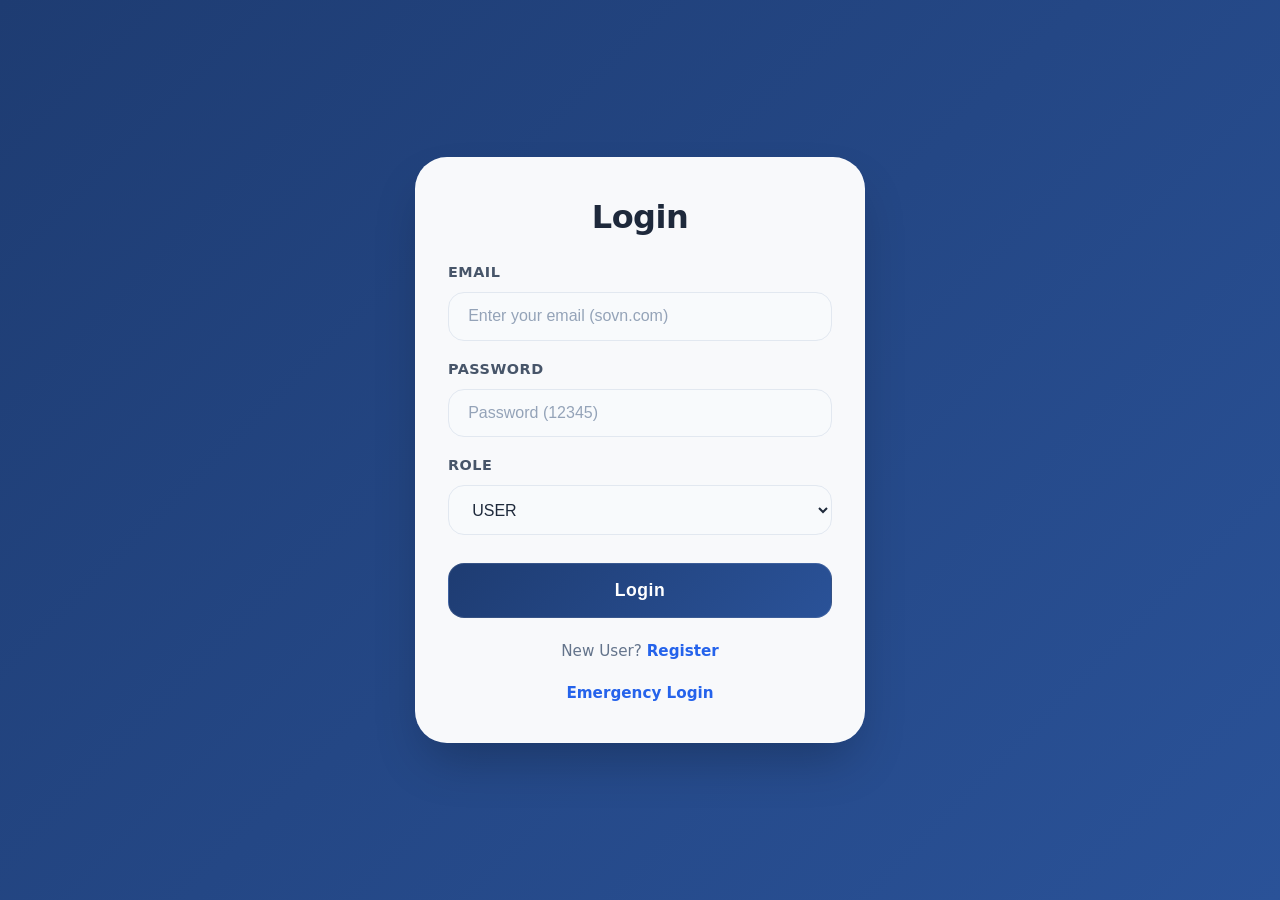
<file: login.html>
<!DOCTYPE html>
<html lang="en">
<head>
    <meta charset="UTF-8">
    <meta name="viewport" content="width=device-width, initial-scale=1.0">
    <title>Login</title>
    <link rel="stylesheet" href="login.css">
</head>
<body>

    <!-- LOGIN SECTION -->
    <div class="login-section card">
        <h1>Login</h1>
        <form>
            <label for="login-email">Email</label>
            <input type="email" id="login-email" placeholder="Enter your email (sovn.com)">

            <label for="login-password">Password</label>
            <input type="password" id="login-password" placeholder="Password (12345)">

            <label for="login-role">Role</label>
            <select id="login-role">
                <option value="user">USER</option>
                <option value="staff">STAFF</option>
            </select>

            <button type="submit" onclick="handleLogin()">Login</button>
        </form>

        <p>New User? <a href="#" class="go-register">Register</a></p>
        <p><a href="#" class="go-emergency">Emergency Login</a></p>
    </div>


    <!-- REGISTER SECTION -->
    <div class="register-section card">
        <h1>Register</h1>
        <form>
            <label for="register-name">Name</label>
            <input type="text" id="register-name" placeholder="Enter your name">

            <label for="register-email">Email</label>
            <input type="email" id="register-email" placeholder="Enter your email">

            <label for="register-password">Password</label>
            <input type="password" id="register-password" placeholder="Password">

            <label for="register-confirm">Confirm Password</label>
            <input type="password" id="register-confirm" placeholder="Confirm password">

            <label for="register-role">Role</label>
            <select id="register-role">
                <option value="user">USER</option>
                <option value="staff">STAFF</option>
            </select>

            <button type="submit" onclick="handleRegister()">Register</button>
        </form>

        <p>Already have an account? <a href="#" class="go-login">Login</a></p>
    </div>


    <!-- EMERGENCY SECTION -->
    <div class="emergency-section card">
        <h1>Emergency Login</h1>

        <form>
            <label for="room-number">Room Number</label>
            <input type="text" id="room-number" placeholder="Enter room number">

            <button type="submit">Enter</button>
        </form>

        <p><a href="#" class="go-login">Back to Login</a></p>
    </div>
    <script src="login.js"></script>
</body>
</html>
</file>
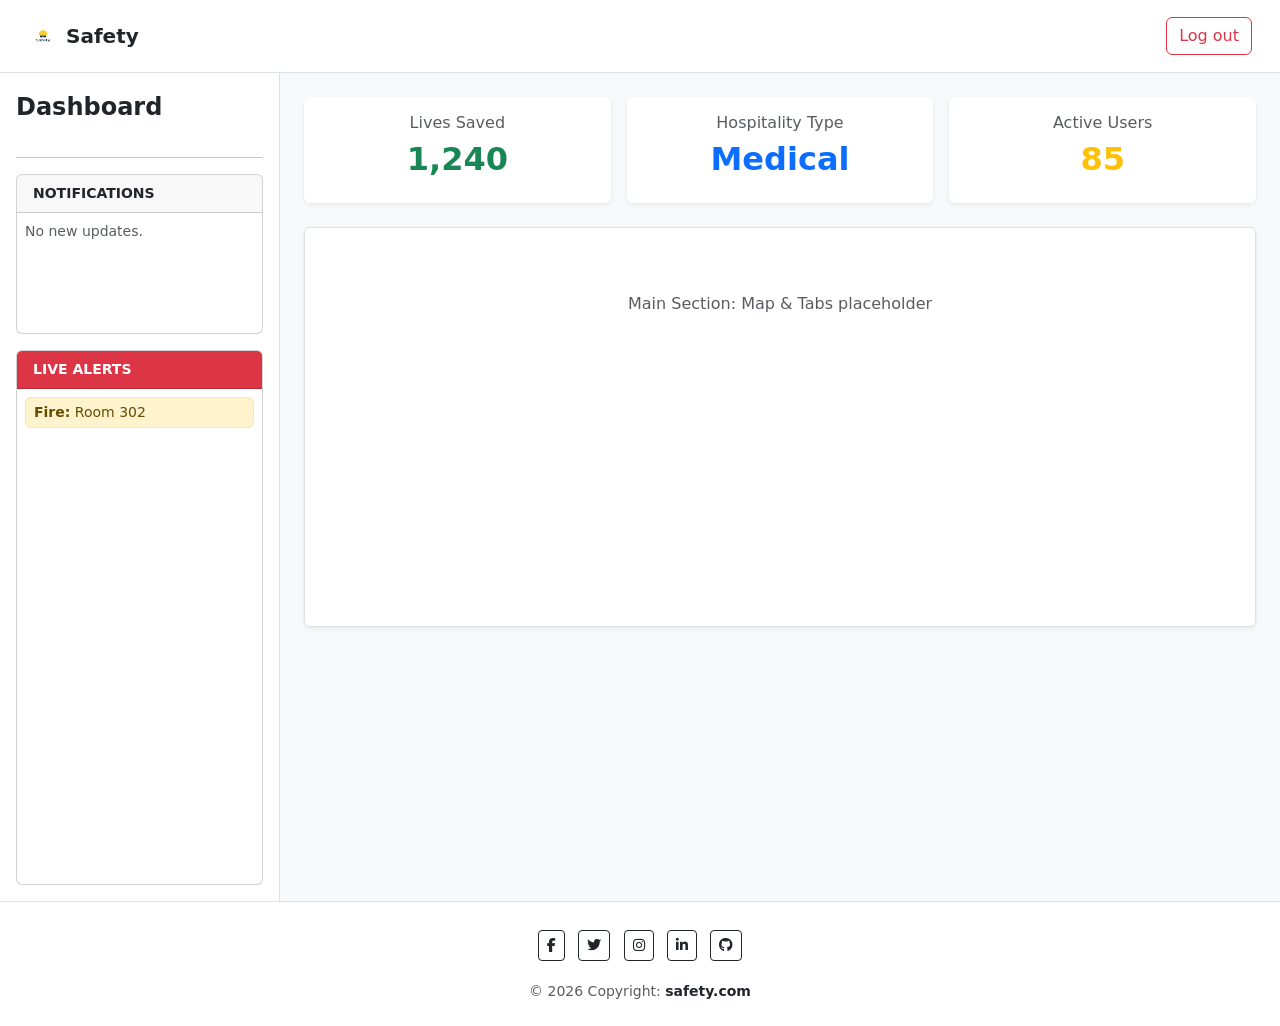
<file: staff.html>
<!DOCTYPE html>
<html lang="en">
<head>
    <meta charset="UTF-8">
    <meta name="viewport" content="width=device-width, initial-scale=1.0">
    <title>Staff Dashboard - Safety</title>
    
    <link rel="stylesheet" href="https://cdnjs.cloudflare.com/ajax/libs/font-awesome/6.5.1/css/all.min.css">
    <link href="https://cdn.jsdelivr.net/npm/bootstrap@5.3.3/dist/css/bootstrap.min.css" rel="stylesheet">

    <style>
        /* 1. Reset and Sticky Footer Logic */
        html, body {
            height: 100%;
            margin: 0;
        }

        body {
            display: flex;
            flex-direction: column;
            background-color: #f8f9fa;
        }

        /* The wrapper grows to fill space, pushing footer down */
        .content-wrapper {
            flex: 1 0 auto;
            display: flex;
            flex-direction: row;
        }

        /* 2. Sidebar Desktop Styling */
        @media (min-width: 992px) {
            .sidebar-fixed {
                position: sticky;
                top: 72px; /* Navbar height */
                height: calc(100vh - 72px);
                width: 280px;
                min-width: 280px;
                overflow-y: auto;
                background-color: white;
            }
        }

        /* 3. Main Content Area */
        .main-content {
            flex: 1;
            min-width: 0; /* Prevents layout breaking on small screens */
        }

        footer {
            flex-shrink: 0; /* Prevents footer from squishing */
            background-color: white;
        }
    </style>
</head>
<body>

    <nav class="navbar navbar-expand-lg bg-white border-bottom p-3 sticky-top">
        <div class="container-fluid">
            <div class="d-flex align-items-center">
                <button class="btn btn-outline-dark me-3 d-lg-none" type="button" data-bs-toggle="offcanvas" data-bs-target="#mobileSidebar">
                    <i class="fas fa-bars"></i>
                </button>
                <a class="navbar-brand d-flex align-items-center" href="#">
                    <img src="assets/safety_2.png" alt="Logo" width="30" height="24" class="me-2">
                    <span class="fw-bold text-dark">Safety</span>
                </a>
            </div>
            <button type="button" class="btn btn-outline-danger">Log out</button>
        </div>
    </nav>

    <div class="content-wrapper">
        
        <aside class="sidebar-fixed border-end p-3 d-none d-lg-flex flex-column">
            <span class="fs-4 fw-bold mb-3">Dashboard</span>
            <hr>
            <div class="card mb-3">
                <div class="card-header fw-bold small">NOTIFICATIONS</div>
                <div class="card-body p-2" style="height: 120px; overflow-y: auto;">
                    <p class="text-muted small">No new updates.</p>
                </div>
            </div>
            <div class="card flex-grow-1">
                <div class="card-header bg-danger text-white fw-bold small">LIVE ALERTS</div>
                <div class="card-body p-2" style="overflow-y: auto;">
                    <div class="alert alert-warning py-1 px-2 mb-2 small">
                        <strong>Fire:</strong> Room 302
                    </div>
                </div>
            </div>
        </aside>

        <div class="offcanvas offcanvas-start" tabindex="-1" id="mobileSidebar">
            <div class="offcanvas-header border-bottom">
                <h5 class="offcanvas-title fw-bold">Menu</h5>
                <button type="button" class="btn-close" data-bs-dismiss="offcanvas"></button>
            </div>
            <div class="offcanvas-body">
                <span class="fs-4 fw-bold">Dashboard</span>
                <hr>
                <div class="card mb-3">
                    <div class="card-header fw-bold small">NOTIFICATIONS</div>
                    <div class="card-body p-2"><p class="text-muted small">No new updates.</p></div>
                </div>
                <div class="card">
                    <div class="card-header bg-danger text-white fw-bold small">LIVE ALERTS</div>
                    <div class="card-body p-2">
                        <div class="alert alert-warning py-1 px-2 small"><strong>Fire:</strong> Room 302</div>
                    </div>
                </div>
            </div>
        </div>

        <main class="main-content p-3 p-md-4">
            
            <div class="row g-3 mb-4">
                <div class="col-12 col-md-4">
                    <div class="card text-center p-3 shadow-sm border-0">
                        <h6 class="text-muted">Lives Saved</h6>
                        <h2 class="text-success fw-bold">1,240</h2>
                    </div>
                </div>
                <div class="col-12 col-md-4">
                    <div class="card text-center p-3 shadow-sm border-0">
                        <h6 class="text-muted">Hospitality Type</h6>
                        <h2 class="text-primary fw-bold">Medical</h2>
                    </div>
                </div>
                <div class="col-12 col-md-4">
                    <div class="card text-center p-3 shadow-sm border-0">
                        <h6 class="text-muted">Active Users</h6>
                        <h2 class="text-warning fw-bold">85</h2>
                    </div>
                </div>
            </div>

            <div class="bg-white border rounded p-3 shadow-sm" style="min-height: 400px;">
                <p class="text-muted text-center mt-5">Main Section: Map & Tabs placeholder</p>
                </div>
        </main>
    </div>

    <footer class="border-top text-center p-4">
        <div class="container">
            <section class="mb-3">
                <a class="btn btn-outline-dark btn-sm m-1" href="#!"><i class="fab fa-facebook-f"></i></a>
                <a class="btn btn-outline-dark btn-sm m-1" href="#!"><i class="fab fa-twitter"></i></a>
                <a class="btn btn-outline-dark btn-sm m-1" href="#!"><i class="fab fa-instagram"></i></a>
                <a class="btn btn-outline-dark btn-sm m-1" href="#!"><i class="fab fa-linkedin-in"></i></a>
                <a class="btn btn-outline-dark btn-sm m-1" href="#!"><i class="fab fa-github"></i></a>
            </section>
            <div class="text-muted small">
                © 2026 Copyright: <a class="text-decoration-none text-dark fw-bold" href="#">safety.com</a>
            </div>
        </div>
    </footer>

    <script src="https://cdn.jsdelivr.net/npm/bootstrap@5.3.3/dist/js/bootstrap.bundle.min.js"></script>
</body>
</html>
</file>
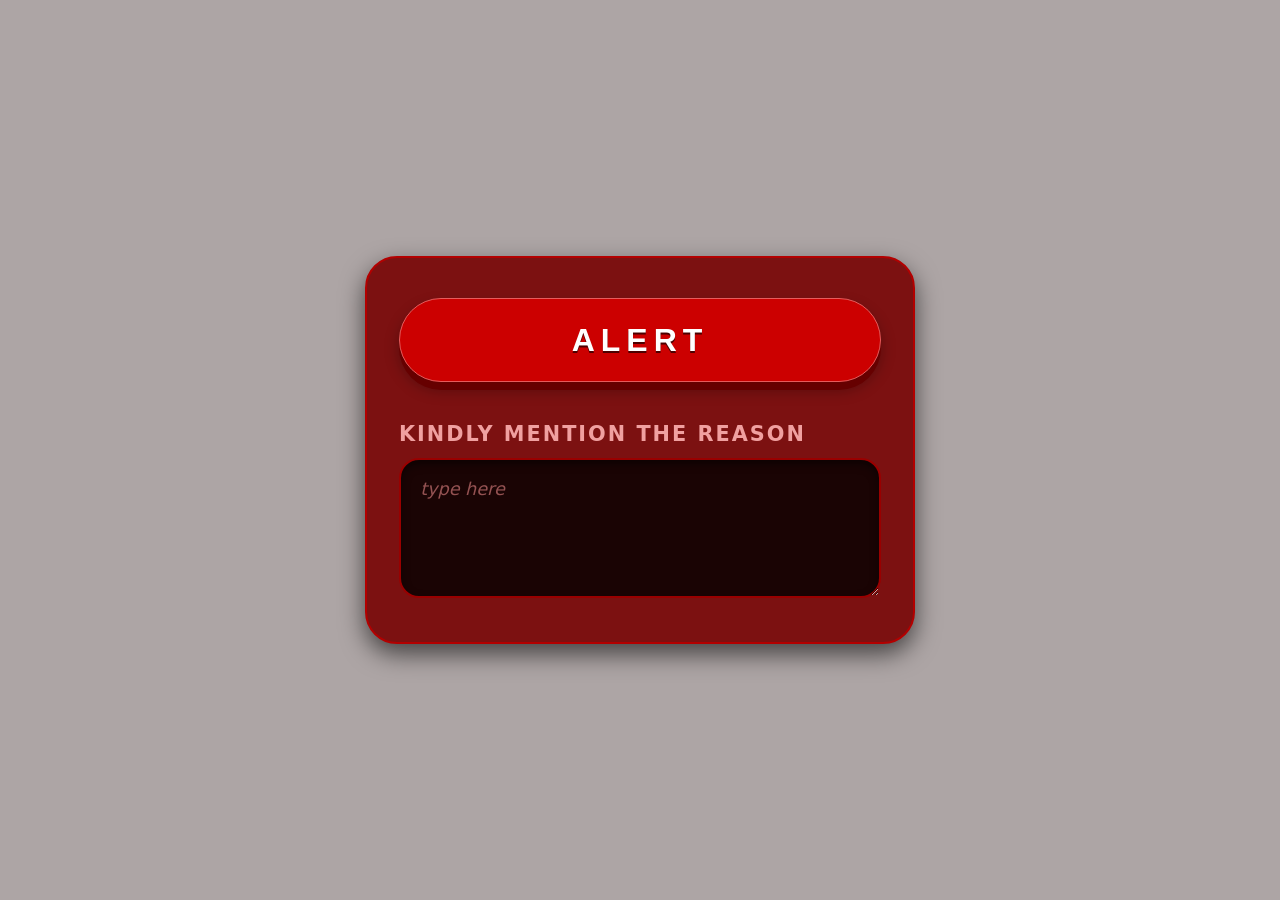
<file: user.html>
<!DOCTYPE html>
<html lang="en">
<head>
    <meta charset="UTF-8">
    <meta name="viewport" content="width=device-width, initial-scale=1.0">
    <title>user</title>
    <link rel="stylesheet" href="user.css">
    <!-- <link rel="stylesheet" href="style.css"> -->
</head>
<body>
    <div class="container">
        <div>
            <button type="submit" class="button alert-btn" id="alert-btn">
                alert
            </button>
        </div>

        <div class="reason">
            <label for="reason">Kindly mention the reason</label>
            <textarea name="" id="reason" placeholder="type here"></textarea>
        </div>
    </div>

    <script src="user.js"></script>
</body>
</html>
</file>
<file: login.css>
/* style.css */
* {
    margin: 0;
    padding: 0;
    box-sizing: border-box;
}

body {
    font-family: 'Segoe UI', Roboto, system-ui, sans-serif;
    background: linear-gradient(135deg, #1e3c72 0%, #2a5298 100%);
    min-height: 100vh;
    display: flex;
    flex-direction: column;
    align-items: center;
    justify-content: center;
    padding: 1.5rem;
}
/* Hide register and emergency sections initially */
.register-section,
.emergency-section {
    display: none;
}
/* Card styling for all three sections */
.card {
    background: rgba(255, 255, 255, 0.97);
    backdrop-filter: blur(8px);
    border-radius: 2rem;
    box-shadow: 0 25px 50px -12px rgba(0, 0, 0, 0.25);
    padding: 2.5rem 2rem;
    width: 100%;
    max-width: 450px;
    margin: 1rem auto;
    transition: transform 0.2s ease;
    border: 1px solid rgba(255, 255, 255, 0.2);
}

/* Optional: Hover effect for desktop */


/* Headings */
.card h1 {
    font-size: 2rem;
    font-weight: 700;
    color: #1e293b;
    text-align: center;
    margin-bottom: 1.75rem;
    letter-spacing: -0.5px;
}

/* Form elements */
form {
    display: flex;
    flex-direction: column;
    gap: 1.25rem;
}

label {
    font-weight: 600;
    font-size: 0.9rem;
    text-transform: uppercase;
    letter-spacing: 0.5px;
    color: #475569;
    margin-bottom: -0.5rem;
    display: block;
}

input, select {
    width: 100%;
    padding: 0.9rem 1.2rem;
    border: 1.5px solid #e2e8f0;
    border-radius: 1rem;
    font-size: 1rem;
    transition: all 0.2s;
    background: #f8fafc;
    color: #1e293b;
    outline: none;
}

input:focus, select:focus {
    border-color: #3b82f6;
    box-shadow: 0 0 0 4px rgba(59, 130, 246, 0.15);
    background: #ffffff;
}

input::placeholder {
    color: #94a3b8;
    font-weight: 300;
}

/* Button styling */
button {
    background: linear-gradient(135deg, #1e3c72 0%, #2a5298 100%);
    color: white;
    border: none;
    padding: 1rem;
    font-size: 1.1rem;
    font-weight: 600;
    border-radius: 1rem;
    cursor: pointer;
    transition: all 0.2s;
    margin-top: 0.5rem;
    letter-spacing: 0.5px;
    border: 1px solid rgba(255, 255, 255, 0.1);
}

button:hover {
    background: linear-gradient(135deg, #0f2b50 0%, #1e3c72 100%);
    transform: scale(1.01);
    box-shadow: 0 10px 20px -5px rgba(0, 0, 0, 0.3);
}

button:active {
    transform: scale(0.99);
}

/* Links and footer text */
p {
    text-align: center;
    margin-top: 1.5rem;
    color: #64748b;
    font-size: 0.95rem;
}

a {
    color: #2563eb;
    text-decoration: none;
    font-weight: 600;
    transition: color 0.15s;
    border-bottom: 1px dotted transparent;
}

a:hover {
    color: #1e40af;
    border-bottom: 1px dotted #1e40af;
}

/* Emergency section specific spacing */
.emergency-section p {
    margin-top: 2rem;
}

/* Small screens adjustment */
@media (max-width: 480px) {
    body {
        padding: 1rem;
    }
    
    .card {
        padding: 1.8rem 1.5rem;
        border-radius: 1.5rem;
    }
    
    .card h1 {
        font-size: 1.75rem;
    }
    
    input, select, button {
        padding: 0.8rem 1rem;
    }
}

/* If you want to hide the other two sections by default, 
   you can use JavaScript or add a simple toggle later. 
   For now, all three cards will be visible stacked vertically. 
   To show only one, you'd need to add classes like 'hidden' 
   and control them with JS — but CSS alone can't toggle 
   without checkboxes or :target hacks. */
</file>
<file: user.css>
/* ===== RESET & BASE ===== */
* {
    margin: 0;
    padding: 0;
    box-sizing: border-box;
}

body {
    font-family: 'Segoe UI', Roboto, system-ui, sans-serif;
    background: #0b0c0e;
    min-height: 100vh;
    display: flex;
    align-items: center;
    justify-content: center;
    padding: 1.5rem;
    /* Solid dark red background */
    background: #ada5a5;
}

/* ===== CONTAINER ===== */
.container {
    max-width: 550px;
    width: 100%;
    margin: 0 auto;
    background: #7c1111;
    border: 2px solid #b30000;
    border-radius: 2rem;
    padding: 2.5rem 2rem;
    box-shadow: 0 10px 25px rgba(0, 0, 0, 0.6);
}

/* ===== ALERT BUTTON ===== */
.button {
    display: block;
    width: 100%;
    padding: 1.4rem 1rem;
    font-size: 2rem;
    font-weight: 800;
    text-transform: uppercase;
    letter-spacing: 6px;
    color: #fff;
    background: #cc0000;
    border: none;
    border-radius: 60px;
    cursor: pointer;
    box-shadow: 0 8px 0 #660000,
                0 8px 15px rgba(0, 0, 0, 0.3);
    transition: all 0.08s ease;
    margin-bottom: 2.5rem;
    text-shadow: 0 2px 0 #4d0000;
    border: 1px solid #e65c5c;
}

.button:hover {
    background: #e60000;
    transform: translateY(3px);
    box-shadow: 0 5px 0 #660000,
                0 8px 15px rgba(0, 0, 0, 0.3);
}

.button:active {
    transform: translateY(8px);
    box-shadow: 0 0 0 #660000,
                0 4px 10px rgba(0, 0, 0, 0.3);
}

/* ===== REASON SECTION ===== */
.reason {
    margin-top: 1rem;
}

.reason label {
    display: block;
    font-size: 1.3rem;
    font-weight: 600;
    color: #f0a0a0;
    margin-bottom: 0.75rem;
    text-transform: uppercase;
    letter-spacing: 2px;
}

.reason textarea {
    width: 100%;
    padding: 1.2rem;
    font-size: 1.1rem;
    background: #1a0404;
    border: 2px solid #990000;
    border-radius: 20px;
    color: #fff0f0;
    font-family: inherit;
    resize: vertical;
    min-height: 140px;
    box-shadow: inset 0 4px 8px rgba(0,0,0,0.5);
    transition: border 0.2s;
}

.reason textarea:focus {
    outline: none;
    border-color: #cc3333;
    background: #200606;
}

.reason textarea::placeholder {
    color: #b36666;
    font-style: italic;
    opacity: 0.8;
}

/* ===== RESPONSIVE ===== */
@media (max-width: 480px) {
    body {
        padding: 1rem;
    }
    .container {
        padding: 1.8rem 1.2rem;
        border-radius: 1.5rem;
    }
    .button {
        font-size: 1.5rem;
        padding: 1rem;
        letter-spacing: 4px;
    }
    .reason label {
        font-size: 1.1rem;
    }
}
</file>
